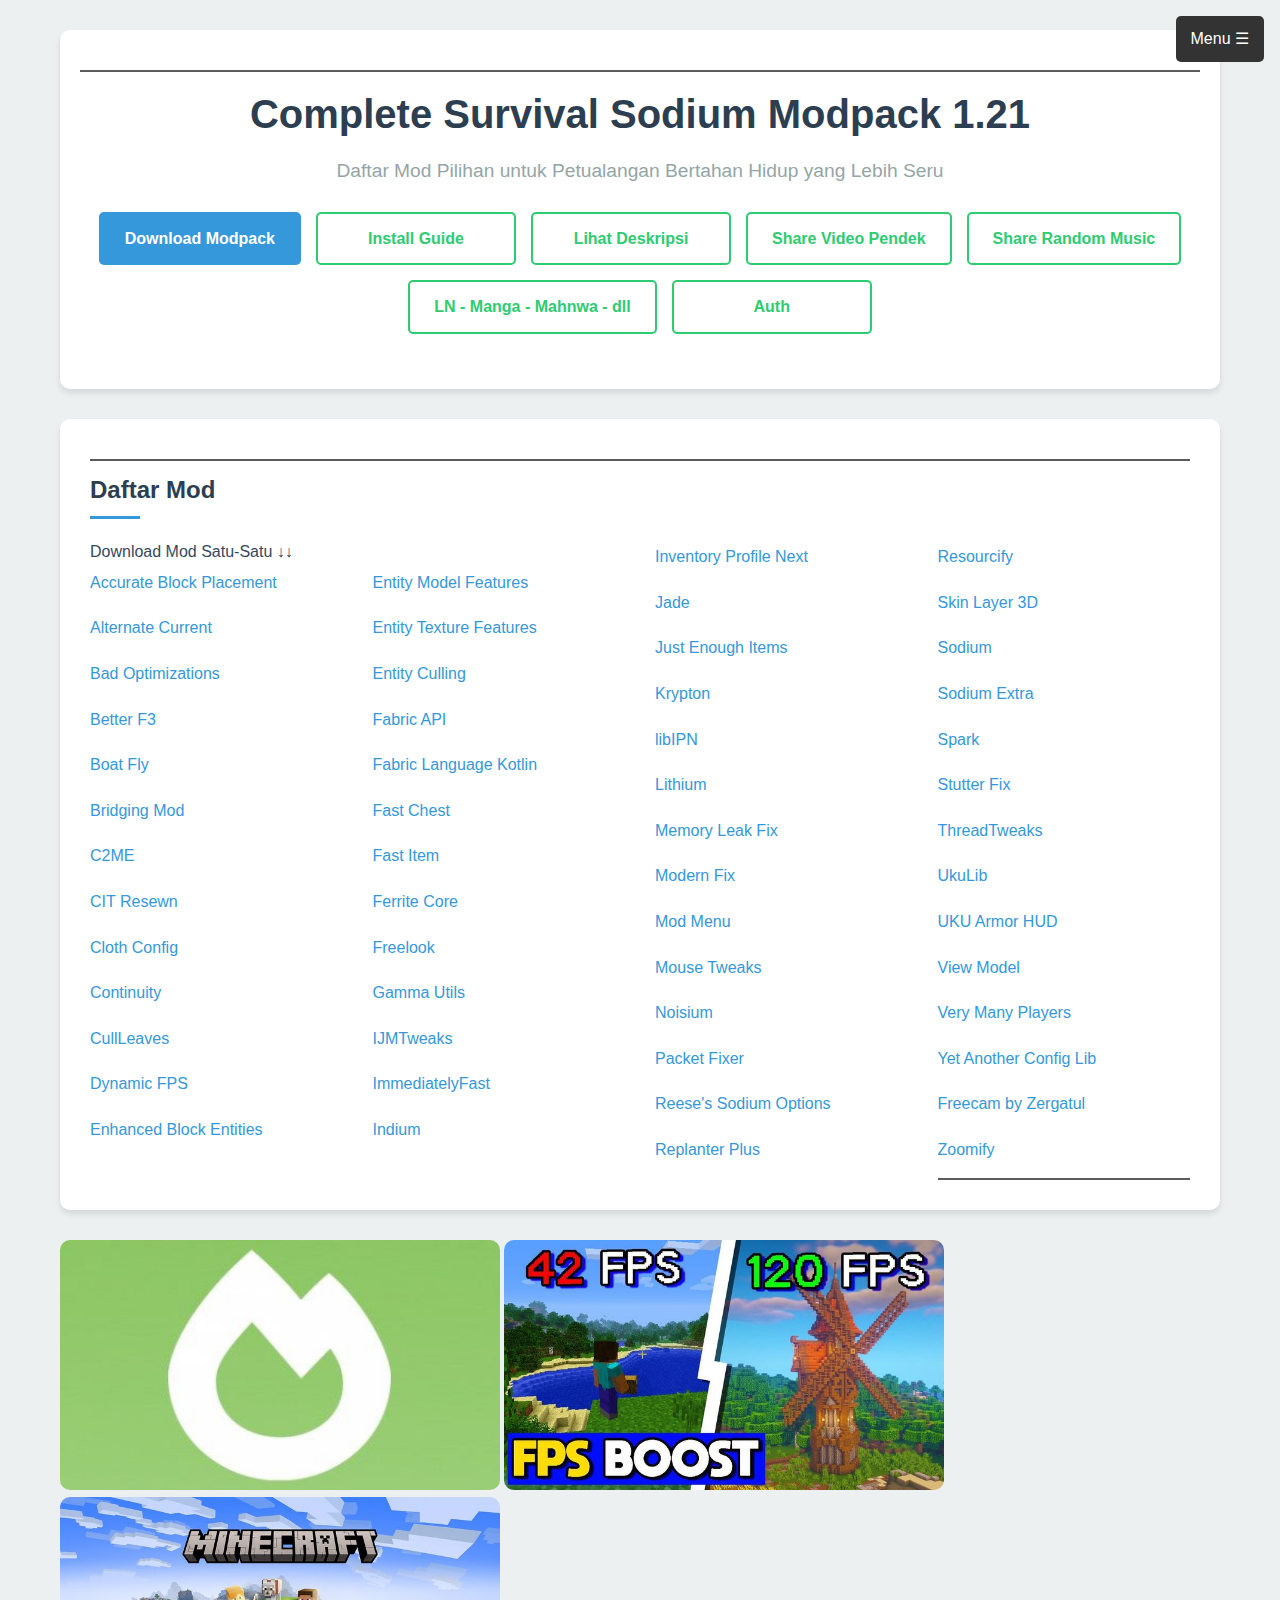
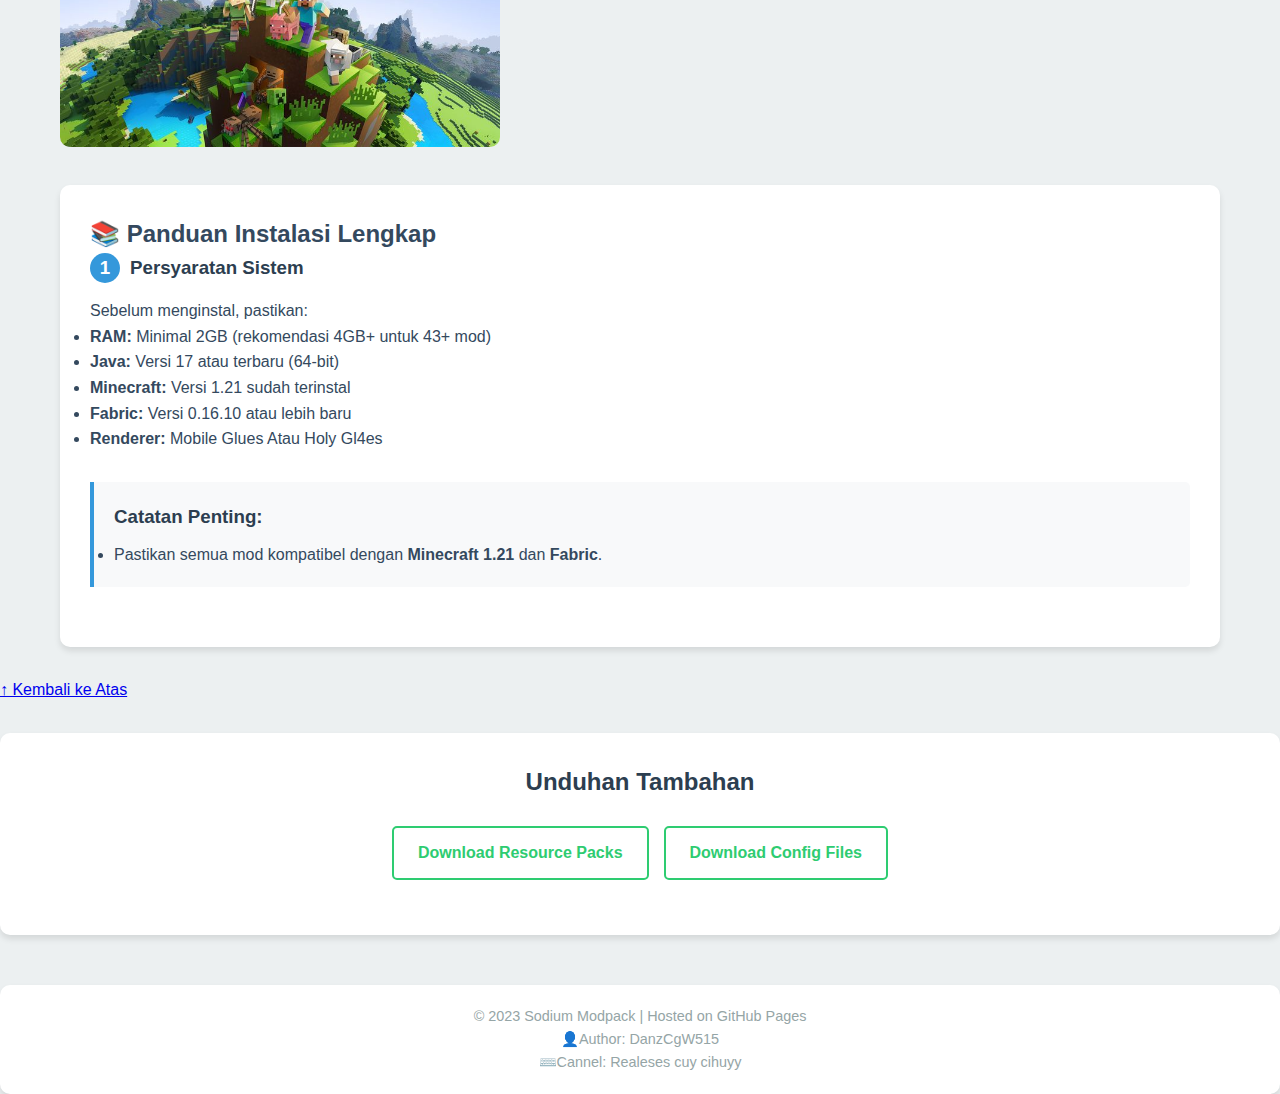
<file: index.html>
<!DOCTYPE html>
<html lang="id">
<head>
  <link rel="stylesheet" href="css/style.css">
  <meta charset="UTF-8">
  <meta name="viewport" content="width=device-width, initial-scale=1.0">
  <title>Complete Survival Sodium Modpack 1.21</title>
  <link rel="stylesheet" href="css/style.css">
  <link rel="icon" href="favicon.ico" type="image/x-icon">
</head>
<body>
   <div class="navbar">
     <div class="dropdown">
      <div class="menu-button">Menu ☰</div>
       <div class="dropdown-content">
        <a href="assets/sharevdanime.html">Share Anime</a>
        <a href="page2.html">Page 2</a>
        <a href="page3.html">Page 3</a>
      </div>
    </div>
 </div>
  
  <div class="container">
    <header>
      <hr style="border: 1px solid #5b5b5b; margin: 10px 0;">
      <h1>Complete Survival Sodium Modpack 1.21</h1>
      <p class="subtitle">Daftar Mod Pilihan untuk Petualangan Bertahan Hidup yang Lebih Seru</p>
      
      <div class="download-buttons">
        <a href="https://sfl.gl/aAjO7W" class="btn btn-primary">Download Modpack</a>
        <a href="#install-guide" class="btn btn-secondary">Install Guide</a>
        <a href="description.html" class="btn btn-secondary">Lihat Deskripsi</a>
        <a href="sharevd.html" class="btn btn-secondary">Share Video Pendek</a>
        <a href="assets/msc.html" class="btn btn-secondary">Share Random Music</a>
        <a href="assets/comix.html" class="btn btn-secondary">LN - Manga - Mahnwa - dll</a>
        <a href="signindex.html" class="btn btn-secondary">Auth</a>
      </div>
    </header>

    <section class="mod-list">
      <hr style="border: 1px solid #5b5b5b; margin: 10px 0;">
      <h2>Daftar Mod </h2>
       <ul>
        Download Mod Satu-Satu ↓↓
       <ul>
         <li><a href="https://modrinth.com/mod/accurate-block-placement" target="_blank">Accurate Block Placement</a></li>
         <li><a href="https://modrinth.com/mod/alternate-current" target="_blank">Alternate Current</a></li>
         <li><a href="https://modrinth.com/mod/bad-optimizations" target="_blank">Bad Optimizations</a></li>
         <li><a href="https://modrinth.com/mod/better-f3"  target="_blank">Better F3</a></li>
         <li><a href="https://modrinth.com/mod/boat-fly" target="_blank">Boat Fly</a></li>
         <li><a href="https://modrinth.com/mod/bridging-mod" target="_blank">Bridging Mod</a></li>
         <li><a href="https://modrinth.com/mod/c2me-fabric"    target="_blank">C2ME</a></li>
         <li><a href="https://modrinth.com/mod/cit-resewn" target ="_blank">CIT Resewn</a></li>
         <li><a href="https://modrinth.com/mod/cloth-config" target="_blank">Cloth Config</a></li>
         <li><a href="https://modrinth.com/mod/continuity" target="_blank">Continuity</a></li>
         <li><a href="https://modrinth.com/mod/cull-leaves"    target="_blank">CullLeaves</a></li>
         <li><a href="https://modrinth.com/mod/dynamic-fps" target="_blank">Dynamic FPS</a></li>
         <li><a href="https://modrinth.com/mod/enhanced-block-entities" target="_blank">Enhanced Block Entities</a></li>
         <li><a href="https://modrinth.com/mod/entity-model-features" target="_blank">Entity Model Features</a></li>
         <li><a href="https://modrinth.com/mod/entity-texture-features" target="_blank">Entity Texture Features</a></li>
         <li><a href="https://modrinth.com/mod/entity-culling" target="_blank">Entity Culling</a></li>
         <li><a href="https://modrinth.com/mod/fabric-api" target="_blank">Fabric API</a></li>
         <li><a href="https://modrinth.com/mod/fabric-language-kotlin" target="_blank">Fabric Language Kotlin</a></li>
         <li><a href="https://modrinth.com/mod/fast-chest" target="_blank">Fast Chest</a></li>
         <li><a href="https://modrinth.com/mod/fast-items" target="_blank">Fast Item</a></li>
         <li><a href="https://modrinth.com/mod/ferritecore" target="_blank">Ferrite Core</a></li>
         <li><a href="https://modrinth.com/mod/freelook" target="_blank">Freelook</a></li>
         <li><a href="https://modrinth.com/mod/gamma-utils"   target="_blank">Gamma Utils</a></li>
         <li><a href="https://modrinth.com/mod/ijmtweaks" target="_blank">IJMTweaks</a></li>
         <li><a href="https://modrinth.com/mod/immediatelyfast" target="_blank">ImmediatelyFast</a></li>
         <li><a href="https://modrinth.com/mod/indium" target  ="_blank">Indium</a></li>
         <li><a href="https://modrinth.com/mod/inventory-profiles-next" target="_blank">Inventory Profile Next</a></li>
         <li><a href="https://modrinth.com/mod/jade" target="_blank">Jade</a></li>
         <li><a href="https://modrinth.com/mod/just-enough-items" target="_blank">Just Enough Items</a></li>
         <li><a href="https://modrinth.com/mod/krypton" target="_blank">Krypton</a></li>
         <li><a href="https://modrinth.com/mod/libipn" target="_blank">libIPN</a></li>
         <li><a href="https://modrinth.com/mod/lithium" target="_blank">Lithium</a></li>
         <li><a href="https://modrinth.com/mod/memory-leak-fix" target="_blank">Memory Leak Fix</a></li>
         <li><a href="https://modrinth.com/mod/modernfix" target="_blank">Modern Fix</a></li>
         <li><a href="https://modrinth.com/mod/modmenu" target="_blank">Mod Menu</a></li>
         <li><a href="https://modrinth.com/mod/mouse-tweaks" target="_blank">Mouse Tweaks</a></li>
         <li><a href="https://modrinth.com/mod/noisium" target="_blank">Noisium</a></li>
         <li><a href="https://modrinth.com/mod/packet-fixer" target="_blank">Packet Fixer</a></li>
         <li><a href="https://modrinth.com/mod/reeses-sodium-options" target="_blank">Reese's Sodium Options</a></li>
         <li><a href="https://modrinth.com/mod/replanter-plus" target="_blank">Replanter Plus</a></li>
         <li><a href="https://modrinth.com/mod/resourcify" target="_blank">Resourcify</a></li>
         <li><a href="https://modrinth.com/mod/skin-layer-3d" target="_blank">Skin Layer 3D</a></li>
         <li><a href="https://modrinth.com/mod/sodium" target="_blank">Sodium</a></li>
         <li><a href="https://modrinth.com/mod/sodium-extra" target="_blank">Sodium Extra</a></li>
         <li><a href="https://modrinth.com/mod/spark" target  ="_blank">Spark</a></li>
         <li><a href="https://modrinth.com/mod/stutterfix" target="_blank">Stutter Fix</a></li>
         <li><a href="https://modrinth.com/mod/threadtweaks" target="_blank">ThreadTweaks</a></li>
         <li><a href="https://modrinth.com/mod/ukulib" target="_blank">UkuLib</a></li>
         <li><a href="https://modrinth.com/mod/uku-armor-hud" target="_blank">UKU Armor HUD</a></li>
         <li><a href="https://modrinth.com/mod/viewmodel" target="_blank">View Model</a></li>
         <li><a href="https://modrinth.com/mod/very-many-players" target="_blank">Very Many Players</a></li>
         <li><a href="https://modrinth.com/mod/yacl" target="_blank">Yet Another Config Lib</a></li>
         <li><a href="https://modrinth.com/mod/freecam" target="_blank">Freecam by Zergatul</a></li>
         <li><a href="https://modrinth.com/mod/zoomify" target="_blank">Zoomify</a></li>
         <hr style="border: 1px solid #5b5b5b; margin: 10px 0;">
        <!-- All other mod list items -->
        
        </li>
      </ul>
    </section>
    
    <img src="img/img2.jpg" alt="Foto" width="440" height="250" style="border-radius: 10px;">
    <img src="img/img3.jpg" alt="Foto3" width="440" height="250" style="border-radius: 10px;">
    <img src="img/img4.jpg" alt="Foto4" width="440" height="250" style="border-radius: 10px;">

    <section id="install-guide" class="install-section">
      <h2>📚 Panduan Instalasi Lengkap</h2>
      
      <div class="guide-step">
        <h3><span class="step-number">1</span> Persyaratan Sistem</h3>
        <p>Sebelum menginstal, pastikan:</p>
        <ul>
          <li><strong>RAM:</strong> Minimal 2GB (rekomendasi 4GB+ untuk 43+ mod)</li>
          <li><strong>Java:</strong> Versi 17 atau terbaru (64-bit)</li>
          <li><strong>Minecraft:</strong> Versi 1.21 sudah terinstal</li>
          <li><strong>Fabric:</strong> Versi 0.16.10 atau lebih baru</li>
          <li><strong>Renderer:</strong> Mobile Glues Atau Holy Gl4es</li>
        </ul>
      </div>
      
     <div class="notes">
      <h3>Catatan Penting:</h3>
      <ul>
        <li>Pastikan semua mod kompatibel dengan <strong>Minecraft 1.21</strong> dan <strong>Fabric</strong>.</li>
        <!-- Other notes -->
      </ul>
    </div>
  </div>
      
      <a href="#" class="back-to-top">↑ Kembali ke Atas</a>
    </section>

    <section class="additional-downloads">
      <h2>Unduhan Tambahan</h2>
      <div class="download-buttons">
        <a href="https://www.mediafire.com/file/0g4y2pjm55n7y6w/resourcepacks.zip/file" class="btn btn-secondary">Download Resource Packs</a>
        <a href="https://sfl.gl/kx2ICly6" class="btn btn-secondary">Download Config Files</a>
      </div>
    </section>

  <footer>
    <p> © 2023 Sodium Modpack | Hosted on GitHub Pages</p>
    <p> 👤Author: DanzCgW515</p>
    <p> ⌨️Cannel: Realeses cuy cihuyy</p>
  </footer>

   <script src="script.js"></script>
</body>
</html>
</file>
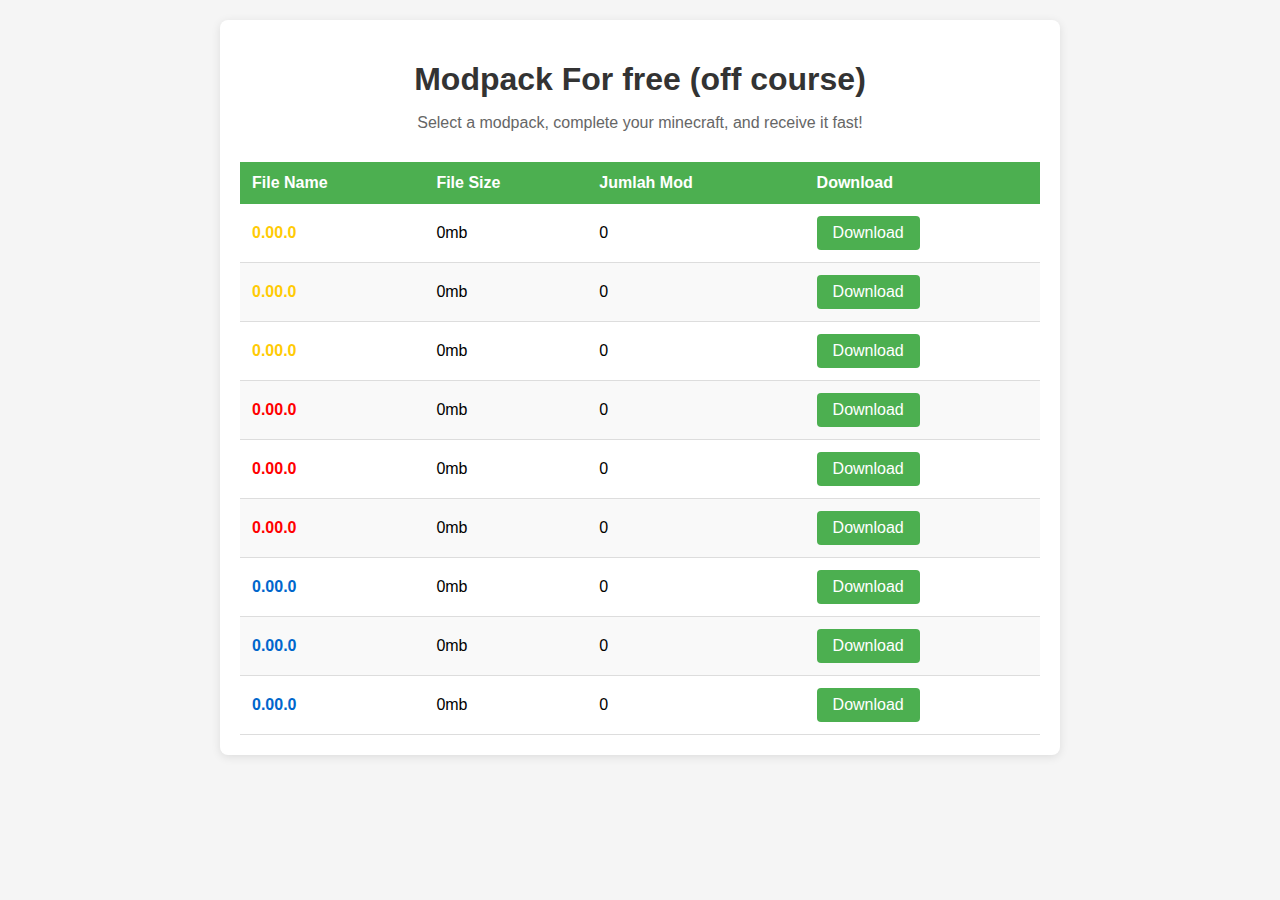
<file: all-modpack.html>
<!DOCTYPE html>
<html lang="en">
<head>
    <meta charset="UTF-8">
    <meta name="viewport" content="width=device-width, initial-scale=1.0">
    <title>Modkulink - New Pages Modpack</title>
    <link rel="stylesheet" href="css/all-md.css" />
</head>
<body>
    <div class="container">
        <h1>Modpack For free (off course)</h1>
        <p class="subtitle">Select a modpack, complete your minecraft, and receive it fast!</p>
        
        <table>
            <thead>
                <tr>
                    <th>File Name</th>
                    <th>File Size</th>
                    <th>Jumlah Mod</th>
                    <th>Download</th>
                </tr>
            </thead>
            <tbody>
                <!-- MTN Bundles -->
                <tr>
                    <td class="network-mtn">0.00.0</td>
                    <td>0mb</td>
                    <td>0</td>
                    <td><a href="#" class="download-btn" target="_blank">Download</a></td>
                </tr>
                <tr>
                    <td class="network-mtn">0.00.0</td>
                    <td>0mb</td>
                    <td>0</td>
                    <td><a href="#" class="download-btn" target="_blank">Download</a></td>
                </tr>
                <tr>
                    <td class="network-mtn">0.00.0</td>
                    <td>0mb</td>
                    <td>0</td>
                    <td><a href="#" class="download-btn" target="_blank">Download</a></td>
                </tr>
                
                <!-- AirtelTigo Bundles -->
                <tr>
                    <td class="network-airtel">0.00.0</td>
                    <td>0mb</td>
                    <td>0</td>
                    <td><a href="#" class="download-btn" target="_blank">Download</a></td>
                </tr>
                <tr>
                    <td class="network-airtel">0.00.0</td>
                    <td>0mb</td>
                    <td>0</td>
                    <td><a href="#" class="download-btn" target="_blank">Download</a></td>
                </tr>
                <tr>
                    <td class="network-airtel">0.00.0</td>
                    <td>0mb</td>
                    <td>0</td>
                    <td><a href="#" class="download-btn" target="_blank">Download</a></td>
                </tr>
                
                <!-- Telecel Bundles -->
                <tr>
                    <td class="network-telecel">0.00.0</td>
                    <td>0mb</td>
                    <td>0</td>
                    <td><a href="#" class="download-btn" target="_blank">Download</a></td>
                </tr>
                <tr>
                    <td class="network-telecel">0.00.0</td>
                    <td>0mb</td>
                    <td>0</td>
                    <td><a href="#" class="download-btn" target="_blank">Download</a></td>
                </tr>
                <tr>
                    <td class="network-telecel">0.00.0</td>
                    <td>0mb</td>
                    <td>0</td>
                    <td><a href="#" class="download-btn" target="_blank">Download</a></td>
                </tr>
            </tbody>
        </table>
    </div>

  <script src="js/all-md.js"></script>
</body>
</html>
</file>
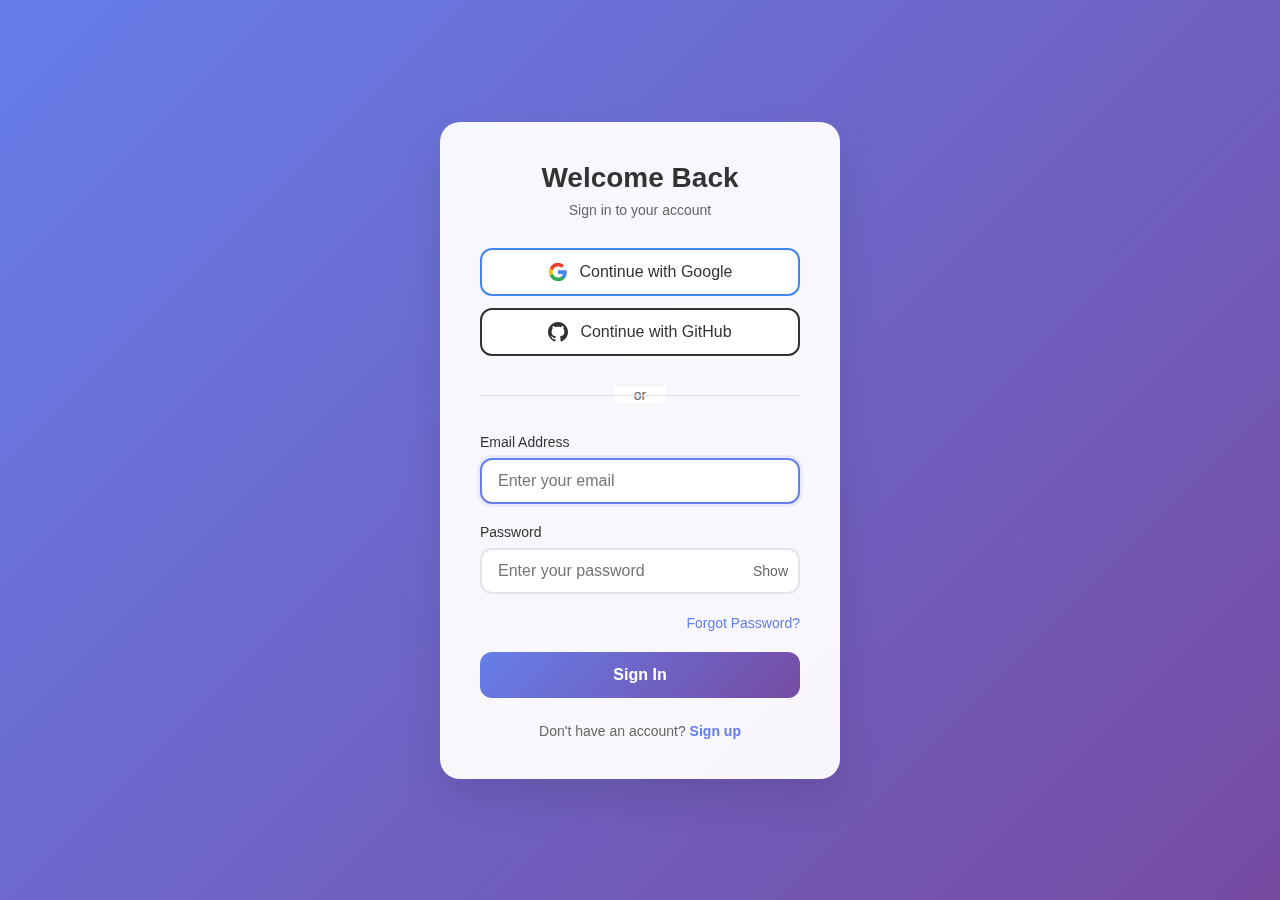
<file: signindex.html>
<!DOCTYPE html>
<html lang="en">
<head>
  <meta charset="UTF-8">
  <meta name="viewport" content="width=device-width, initial-scale=1.0">
  <meta http-equiv="X-UA-Compatible" content="ie=edge">
  <title>Auth</title>
  <link rel="stylesheet" href="css/stylesign.css" />
</head>
<body>
    <div class="container">
        <div class="header">
            <h1>Welcome Back</h1>
            <p>Sign in to your account</p>
        </div>

        <div id="errorMessage" class="error-message"></div>
        <div id="successMessage" class="success-message"></div>

        <div class="social-buttons">
            <a href="#" class="social-btn google-btn" onclick="signInWithGoogle()">
                <svg viewBox="0 0 24 24">
                    <path fill="#4285f4" d="M22.56 12.25c0-.78-.07-1.53-.2-2.25H12v4.26h5.92c-.26 1.37-1.04 2.53-2.21 3.31v2.77h3.57c2.08-1.92 3.28-4.74 3.28-8.09z"/>
                    <path fill="#34a853" d="M12 23c2.97 0 5.46-.98 7.28-2.66l-3.57-2.77c-.98.66-2.23 1.06-3.71 1.06-2.86 0-5.29-1.93-6.16-4.53H2.18v2.84C3.99 20.53 7.7 23 12 23z"/>
                    <path fill="#fbbc05" d="M5.84 14.09c-.22-.66-.35-1.36-.35-2.09s.13-1.43.35-2.09V7.07H2.18C1.43 8.55 1 10.22 1 12s.43 3.45 1.18 4.93l2.85-2.22.81-.62z"/>
                    <path fill="#ea4335" d="M12 5.38c1.62 0 3.06.56 4.21 1.64l3.15-3.15C17.45 2.09 14.97 1 12 1 7.7 1 3.99 3.47 2.18 7.07l3.66 2.84c.87-2.6 3.3-4.53 6.16-4.53z"/>
                </svg>
                Continue with Google
            </a>
            
            <a href="https://github.com/login" class="social-btn github-btn" onclick="signInWithGitHub()">
                <svg fill="currentColor" viewBox="0 0 24 24">
                    <path d="M12 0c-6.626 0-12 5.373-12 12 0 5.302 3.438 9.8 8.207 11.387.599.111.793-.261.793-.577v-2.234c-3.338.726-4.033-1.416-4.033-1.416-.546-1.387-1.333-1.756-1.333-1.756-1.089-.745.083-.729.083-.729 1.205.084 1.839 1.237 1.839 1.237 1.07 1.834 2.807 1.304 3.492.997.107-.775.418-1.305.762-1.604-2.665-.305-5.467-1.334-5.467-5.931 0-1.311.469-2.381 1.236-3.221-.124-.303-.535-1.524.117-3.176 0 0 1.008-.322 3.301 1.23.957-.266 1.983-.399 3.003-.404 1.02.005 2.047.138 3.006.404 2.291-1.552 3.297-1.23 3.297-1.23.653 1.653.242 2.874.118 3.176.77.84 1.235 1.911 1.235 3.221 0 4.609-2.807 5.624-5.479 5.921.43.372.823 1.102.823 2.222v3.293c0 .319.192.694.801.576 4.765-1.589 8.199-6.086 8.199-11.386 0-6.627-5.373-12-12-12z"/>
                </svg>
                Continue with GitHub
            </a>
        </div>

        <div class="divider">
            <span>or</span>
        </div>

        <form id="emailForm" onsubmit="signInWithEmail(event)">
            <div class="form-group">
                <label for="email">Email Address</label>
                <input type="email" id="email" name="email" required placeholder="Enter your email">
            </div>
            
            <div class="form-group">
                <label for="password">Password</label>
                <div class="password-input">
                    <input type="password" id="password" name="password" required placeholder="Enter your password">
                    <button type="button" class="password-toggle" onclick="togglePassword()">Show</button>
                </div>
            </div>
            
            <div class="forgot-password">
                <a href="#" onclick="forgotPassword()">Forgot Password?</a>
            </div>
            
            <button type="submit" class="signin-btn">Sign In</button>
        </form>

        <div class="signup-link">
            Don't have an account? <a href="#" onclick="showSignUp()">Sign up</a>
        </div>
    </div>
    
   <script src="scriptsign.js"></script>
</body>
</html>
</file>
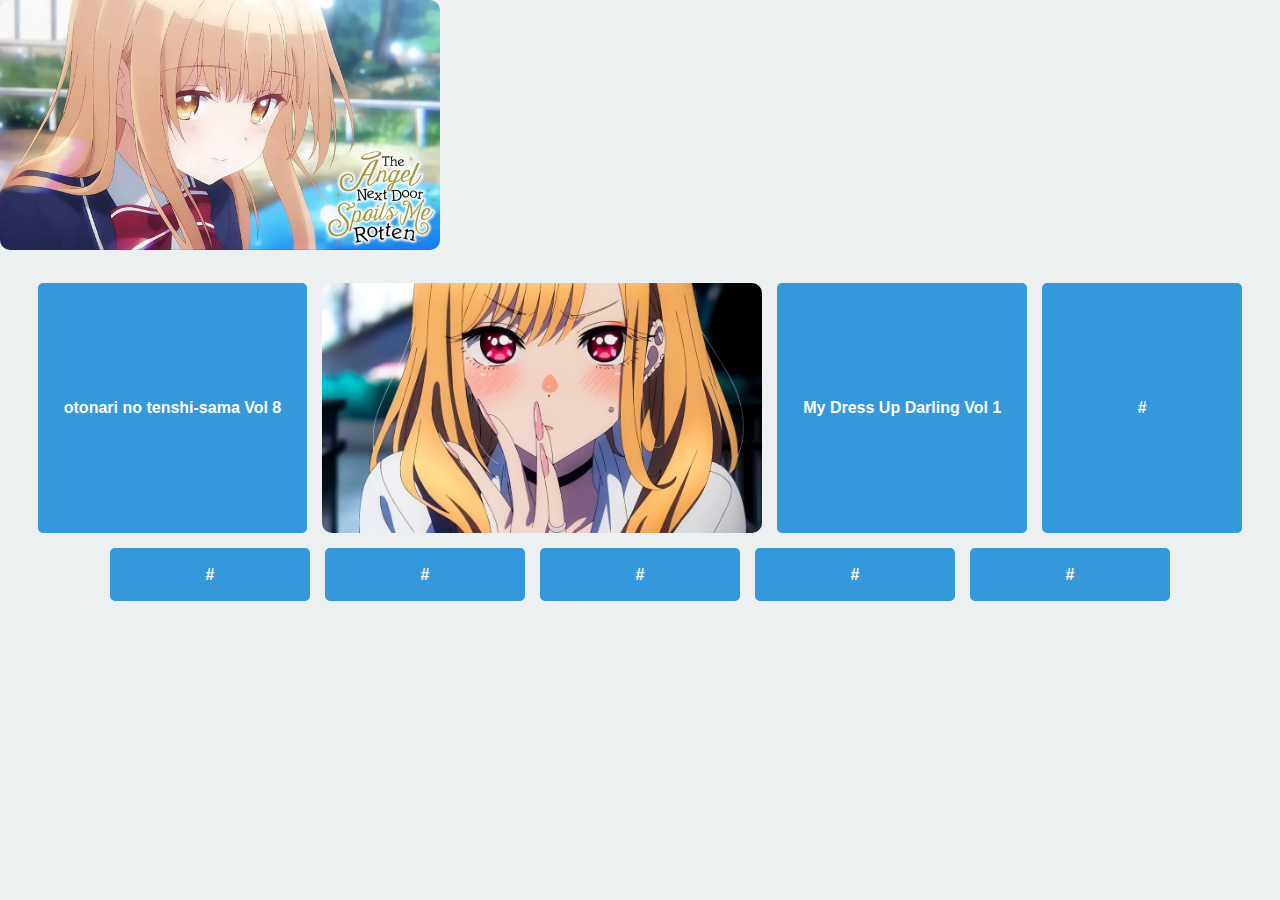
<file: assets/comix.html>
<!DOCTYPE html>
<html lang="en">
<head>
  <meta charset="UTF-8">
  <meta name="viewport" content="width=device-width, initial-scale=1.0">
  <meta http-equiv="X-UA-Compatible" content="ie=edge">
  <title>Modkulink - Comics</title>
  <link rel="stylesheet" href="../css/style.css" />
</head>
<body>
  <img src="../img/mahiru.jpg" alt="Foto" width="440" height="250" style="border-radius: 10px;">
  
    <div class="download-buttons">
        <a href="comic/Otonari no Tenshi Volume 8.pdf" class="btn btn-primary">otonari no tenshi-sama Vol 8</a>
    </a>
        <img src="../img/marin.jpg" alt="Foto" width="440" height="250" style="border-radius: 10px;">
    </a>
        <a href="https://drive.google.com/file/d/1ARqTxk3Rthd4FRfA0W2QGr9on0QpHwDr/preview" class="btn btn-primary">My Dress Up Darling Vol 1</a>
        <a href="#" class="btn btn-primary">#</a>
        <a href="#" class="btn btn-primary">#</a>
        <a href="#" class="btn btn-primary">#</a>
        <a href="#" class="btn btn-primary">#</a>
        <a href="#" class="btn btn-primary">#</a>
        <a href="#" class="btn btn-primary">#</a>
    </div>
</body>
</html>
</file>
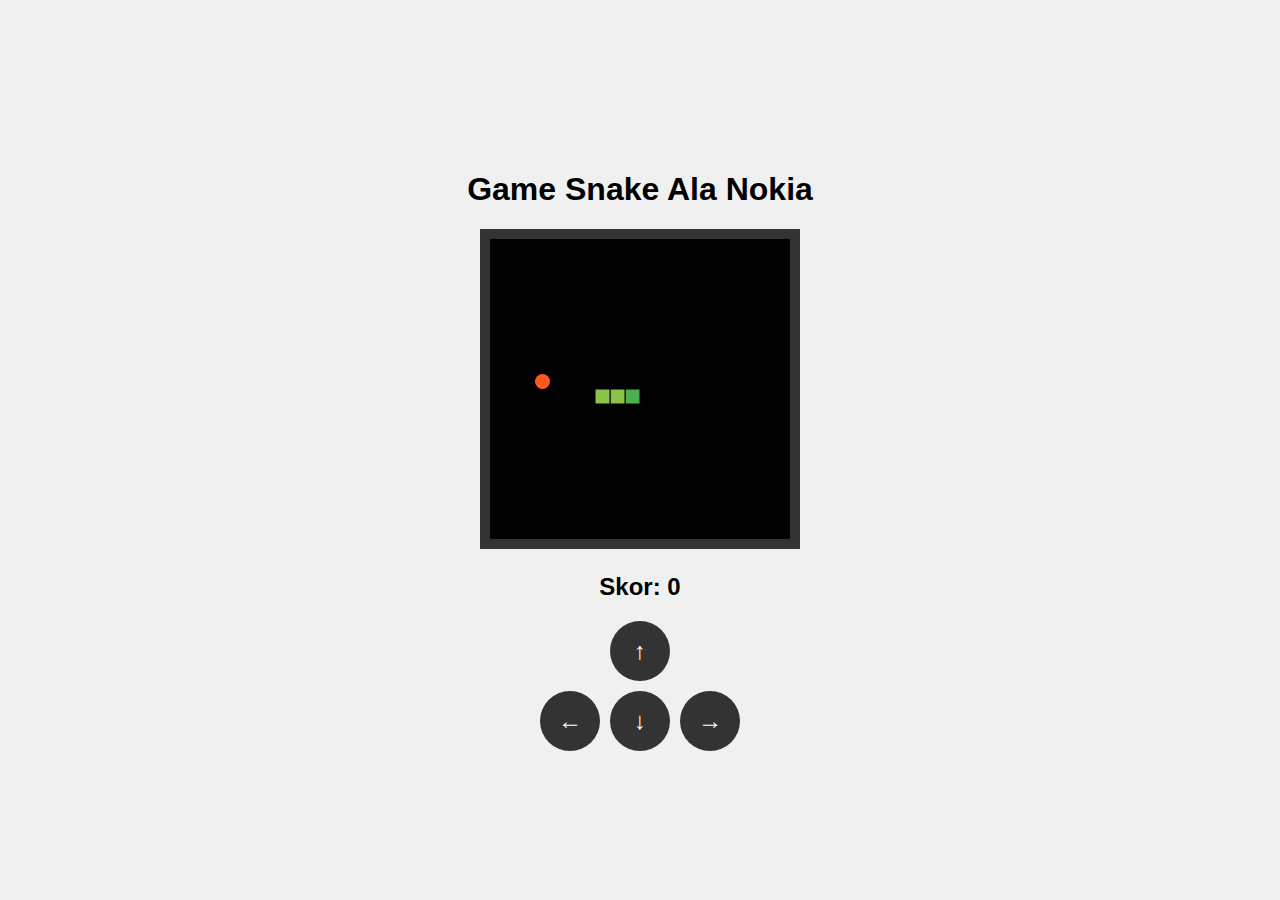
<file: assets/SnakeJadul.html>
<!DOCTYPE html>
<html lang="en">
<head>
    <meta charset="UTF-8">
    <meta name="viewport" content="width=device-width, initial-scale=1.0">
    <title>Game Snake Ala Nokia</title>
    <link rel="stylesheet" href="style/styleg4.css" />
</head>
<body>
    <h1>Game Snake Ala Nokia</h1>
    <div id="game-container">
        <canvas id="game-board" width="300" height="300"></canvas>
        <div id="game-over">
            <h2>Game Over!</h2>
            <p id="final-score">Skor: 0</p>
            <button id="restart-btn">Main Lagi</button>
        </div>
    </div>
    <div id="score-display">Skor: 0</div>
    
    <div class="controls">
        <button class="control-btn" id="up-btn">↑</button>
        <button class="control-btn" id="left-btn">←</button>
        <button class="control-btn" id="down-btn">↓</button>
        <button class="control-btn" id="right-btn">→</button>
    </div>
  <script src="script/scriptg3.js"></script>
</body>
</html>
</file>
<file: css/style.css>
:root {
  --primary: #3498db;
  --primary-dark: #2980b9;
  --secondary: #2ecc71;
  --secondary-dark: #27ae60;
  --dark: #2c3e50;
  --light: #ecf0f1;
  --text: #34495e;
  --gray: #95a5a6;
  --shadow: 0 4px 6px rgba(0, 0, 0, 0.1);
  --transition: all 0.3s ease;
}

* {
  box-sizing: border-box;
  margin: 0;
  padding: 0;
}

body {
  font-family: 'Segoe UI', Roboto, Oxygen, sans-serif;
  background-color: var(--light);
  color: var(--text);
  line-height: 1.6;
  padding: 0;
  margin: 0;
}

.container {
  max-width: 1200px;
  margin: 0 auto;
  padding: 0 20px;
}

header {
  text-align: center;
  margin: 30px 0;
  padding: 30px 20px;
  background-color: white;
  border-radius: 10px;
  box-shadow: var(--shadow);
}

body {
  margin: 0;
  font-family: Arial, sans-serif;
}

h1 {
  color: var(--dark);
  font-size: 2.5rem;
  margin-bottom: 10px;
}

.subtitle {
  font-size: 1.2rem;
  color: var(--gray);
  margin-bottom: 25px;
}

.download-buttons {
  display: flex;
  justify-content: center;
  gap: 15px;
  margin: 25px auto;
  flex-wrap: wrap;
  max-width: 100%;
}

.btn {
  display: inline-flex;
  align-items: center;
  justify-content: center;
  padding: 12px 24px;
  border-radius: 5px;
  text-decoration: none;
  font-weight: bold;
  transition: var(--transition);
  text-align: center;
  min-width: 200px;
  border: 2px solid transparent;
  cursor: pointer;
}

.btn-primary {
  background-color: var(--primary);
  color: white;
  border-color: var(--primary);
}

.btn-primary:hover {
  background-color: var(--primary-dark);
  border-color: var(--primary-dark);
  transform: translateY(-2px);
  box-shadow: var(--shadow);
}

.btn-secondary {
  background-color: white;
  color: var(--secondary);
  border-color: var(--secondary);
}

.btn-secondary:hover {
  background-color: var(--secondary);
  color: white;
  transform: translateY(-2px);
  box-shadow: var(--shadow);
}

.mod-list {
  background-color: white;
  border-radius: 10px;
  padding: 30px;
  margin: 30px 0;
  box-shadow: var(--shadow);
}

.mod-list h2 {
  margin-bottom: 20px;
  color: var(--dark);
  position: relative;
  padding-bottom: 10px;
}

.mod-list h2::after {
  content: '';
  position: absolute;
  bottom: 0;
  left: 0;
  width: 50px;
  height: 3px;
  background-color: var(--primary);
}

.mod-list ul {
  list-style: none;
  columns: 2;
  column-gap: 30px;
}

.mod-list li {
  margin-bottom: 10px;
  break-inside: avoid;
}

.mod-list a {
  color: var(--primary);
  text-decoration: none;
  transition: var(--transition);
  display: inline-block;
  padding: 5px 0;
  position: relative;
}

.mod-list a:hover {
  color: var(--primary-dark);
}

.mod-list a:hover::after {
  content: '';
  position: absolute;
  bottom: 0;
  left: 0;
  width: 100%;
  height: 1px;
  background-color: var(--primary-dark);
}

.install-section {
  background-color: white;
  border-radius: 10px;
  padding: 30px;
  margin: 30px 0;
  box-shadow: var(--shadow);
}

.guide-step {
  margin-bottom: 30px;
}

.guide-step h3 {
  margin-bottom: 15px;
  color: var(--dark);
  display: flex;
  align-items: center;
}

.step-number {
  display: inline-flex;
  align-items: center;
  justify-content: center;
  width: 30px;
  height: 30px;
  background-color: var(--primary);
  color: white;
  border-radius: 50%;
  margin-right: 10px;
  font-weight: bold;
}

.additional-downloads {
  background-color: white;
  border-radius: 10px;
  padding: 30px;
  margin: 30px 0;
  box-shadow: var(--shadow);
  text-align: center;
}

.additional-downloads h2 {
  margin-bottom: 20px;
  color: var(--dark);
}

.notes {
  background-color: #f8f9fa;
  border-left: 4px solid var(--primary);
  padding: 20px;
  margin: 30px 0;
  border-radius: 0 5px 5px 0;
}

.notes h3 {
  margin-bottom: 10px;
  color: var(--dark);
}

footer {
  text-align: center;
  padding: 20px;
  margin-top: 50px;
  color: var(--gray);
  font-size: 0.9rem;
  background-color: white;
  border-radius: 10px;
  box-shadow: var(--shadow);
}

.navbar {
  position: fixed;
  top: 0;
  right: 0;
  padding: 1rem;
  z-index: 999;
}

.menu-button {
  background-color: #333;
  color: white;
  padding: 10px 15px;
  border-radius: 5px;
  cursor: pointer;
  user-select: none;
}

.dropdown {
  position: relative;
  display: inline-block;
}

.dropdown-content {
  display: none;
  position: absolute;
  right: 0;
  top: 40px;
  background-color: #444;
  min-width: 150px;
  box-shadow: 0 8px 16px rgba(0,0,0,0.2);
  border-radius: 5px;
  overflow: hidden;
  z-index: 1000;
}

.dropdown-content a {
  color: white;
  padding: 10px 15px;
  text-decoration: none;
  display: block;
}

.dropdown-content a:hover {
  background-color: #555;
}

.dropdown:hover .dropdown-content {
  display: block;
}

@media (max-width: 768px) {
  .mod-list ul {
    columns: 1;
  }
  
  .download-buttons {
    flex-direction: column;
    align-items: center;
  }
  
  .btn {
    width: 100%;
    max-width: 300px;
  }
  
  h1 {
    font-size: 2rem;
  }
  
  header, .mod-list, .install-section, .additional-downloads {
    padding: 20px;
  }
</file>
<file: css/all-md.css>
body {
            font-family: Arial, sans-serif;
            margin: 20px;
            background-color: #f5f5f5;
        }
        
        .container {
            max-width: 800px;
            margin: 0 auto;
            background: white;
            padding: 20px;
            border-radius: 8px;
            box-shadow: 0 2px 10px rgba(0,0,0,0.1);
        }
        
        h1 {
            text-align: center;
            color: #333;
            margin-bottom: 10px;
        }
        
        .subtitle {
            text-align: center;
            color: #666;
            margin-bottom: 30px;
        }
        
        table {
            width: 100%;
            border-collapse: collapse;
            margin-top: 20px;
        }
        
        th {
            background-color: #4CAF50;
            color: white;
            padding: 12px;
            text-align: left;
            font-weight: bold;
        }
        
        td {
            padding: 12px;
            border-bottom: 1px solid #ddd;
        }
        
        tr:nth-child(even) {
            background-color: #f9f9f9;
        }
        
        tr:hover {
            background-color: #f1f1f1;
        }
        
        .download-btn {
            background-color: #4CAF50;
            color: white;
            padding: 8px 16px;
            border: none;
            border-radius: 4px;
            cursor: pointer;
            text-decoration: none;
            display: inline-block;
            transition: background-color 0.3s;
        }
        
        .download-btn:hover {
            background-color: #45a049;
        }
        
        .network-mtn { color: #FFCB05; font-weight: bold; }
        .network-airtel { color: #FF0000; font-weight: bold; }
        .network-telecel { color: #0066CC; font-weight: bold; }
</file>
<file: css/stylesign.css>
* {
            margin: 0;
            padding: 0;
            box-sizing: border-box;
        }

        body {
            font-family: 'Segoe UI', Tahoma, Geneva, Verdana, sans-serif;
            background: linear-gradient(135deg, #667eea 0%, #764ba2 100%);
            min-height: 100vh;
            display: flex;
            align-items: center;
            justify-content: center;
            padding: 20px;
        }

        .container {
            background: rgba(255, 255, 255, 0.95);
            backdrop-filter: blur(10px);
            border-radius: 20px;
            padding: 40px;
            width: 100%;
            max-width: 400px;
            box-shadow: 0 20px 40px rgba(0, 0, 0, 0.1);
            animation: slideUp 0.6s ease-out;
        }

        @keyframes slideUp {
            from {
                opacity: 0;
                transform: translateY(30px);
            }
            to {
                opacity: 1;
                transform: translateY(0);
            }
        }

        .header {
            text-align: center;
            margin-bottom: 30px;
        }

        .header h1 {
            color: #333;
            font-size: 28px;
            font-weight: 700;
            margin-bottom: 8px;
        }

        .header p {
            color: #666;
            font-size: 14px;
        }

        .social-buttons {
            display: flex;
            flex-direction: column;
            gap: 12px;
            margin-bottom: 30px;
        }

        .social-btn {
            display: flex;
            align-items: center;
            justify-content: center;
            padding: 12px 20px;
            border: 2px solid #e1e5e9;
            border-radius: 12px;
            background: white;
            color: #333;
            text-decoration: none;
            font-weight: 500;
            transition: all 0.3s ease;
            position: relative;
            overflow: hidden;
        }

        .social-btn::before {
            content: '';
            position: absolute;
            top: 0;
            left: -100%;
            width: 100%;
            height: 100%;
            background: linear-gradient(90deg, transparent, rgba(255,255,255,0.4), transparent);
            transition: left 0.5s;
        }

        .social-btn:hover::before {
            left: 100%;
        }

        .social-btn:hover {
            transform: translateY(-2px);
            box-shadow: 0 8px 25px rgba(0, 0, 0, 0.1);
        }

        .google-btn {
            border-color: #4285f4;
        }

        .google-btn:hover {
            background: #4285f4;
            color: white;
        }

        .github-btn {
            border-color: #333;
        }

        .github-btn:hover {
            background: #333;
            color: white;
        }

        .social-btn svg {
            width: 20px;
            height: 20px;
            margin-right: 12px;
        }

        .divider {
            position: relative;
            text-align: center;
            margin: 30px 0;
        }

        .divider::before {
            content: '';
            position: absolute;
            top: 50%;
            left: 0;
            right: 0;
            height: 1px;
            background: #e1e5e9;
        }

        .divider span {
            background: white;
            padding: 0 20px;
            color: #666;
            font-size: 14px;
        }

        .form-group {
            margin-bottom: 20px;
        }

        .form-group label {
            display: block;
            margin-bottom: 8px;
            color: #333;
            font-weight: 500;
            font-size: 14px;
        }

        .form-group input {
            width: 100%;
            padding: 12px 16px;
            border: 2px solid #e1e5e9;
            border-radius: 12px;
            font-size: 16px;
            transition: all 0.3s ease;
            background: white;
        }

        .form-group input:focus {
            outline: none;
            border-color: #667eea;
            box-shadow: 0 0 0 3px rgba(102, 126, 234, 0.1);
        }

        .password-input {
            position: relative;
        }

        .password-toggle {
            position: absolute;
            right: 12px;
            top: 50%;
            transform: translateY(-50%);
            background: none;
            border: none;
            cursor: pointer;
            color: #666;
            font-size: 14px;
        }

        .forgot-password {
            text-align: right;
            margin-bottom: 20px;
        }

        .forgot-password a {
            color: #667eea;
            text-decoration: none;
            font-size: 14px;
        }

        .forgot-password a:hover {
            text-decoration: underline;
        }

        .signin-btn {
            width: 100%;
            padding: 14px;
            background: linear-gradient(135deg, #667eea 0%, #764ba2 100%);
            color: white;
            border: none;
            border-radius: 12px;
            font-size: 16px;
            font-weight: 600;
            cursor: pointer;
            transition: all 0.3s ease;
            position: relative;
            overflow: hidden;
        }

        .signin-btn:hover {
            transform: translateY(-2px);
            box-shadow: 0 8px 25px rgba(102, 126, 234, 0.3);
        }

        .signin-btn:active {
            transform: translateY(0);
        }

        .signup-link {
            text-align: center;
            margin-top: 25px;
            color: #666;
            font-size: 14px;
        }

        .signup-link a {
            color: #667eea;
            text-decoration: none;
            font-weight: 600;
        }

        .signup-link a:hover {
            text-decoration: underline;
        }

        .error-message {
            background: #fee;
            color: #c33;
            padding: 10px;
            border-radius: 8px;
            margin-bottom: 20px;
            font-size: 14px;
            display: none;
        }

        .success-message {
            background: #efe;
            color: #393;
            padding: 10px;
            border-radius: 8px;
            margin-bottom: 20px;
            font-size: 14px;
            display: none;
        }

        @media (max-width: 480px) {
            .container {
                padding: 30px 20px;
                margin: 10px;
            }
            
            .header h1 {
                font-size: 24px;
            }
        }
</file>
<file: assets/style/styleg4.css>
body {
            display: flex;
            flex-direction: column;
            align-items: center;
            justify-content: center;
            height: 100vh;
            margin: 0;
            background-color: #f0f0f0;
            font-family: Arial, sans-serif;
        }
        
        #game-container {
            position: relative;
        }
        
        #game-board {
            border: 10px solid #333;
            background-color: #000;
        }
        
        #score-display {
            margin-top: 20px;
            font-size: 24px;
            font-weight: bold;
        }
        
        #game-over {
            position: absolute;
            top: 50%;
            left: 50%;
            transform: translate(-50%, -50%);
            background-color: rgba(0, 0, 0, 0.8);
            color: white;
            padding: 20px;
            border-radius: 10px;
            text-align: center;
            display: none;
        }
        
        #restart-btn {
            margin-top: 15px;
            padding: 10px 20px;
            background-color: #4CAF50;
            color: white;
            border: none;
            border-radius: 5px;
            cursor: pointer;
            font-size: 16px;
        }
        
        #restart-btn:hover {
            background-color: #45a049;
        }
        
        .controls {
            margin-top: 20px;
            display: grid;
            grid-template-areas:
                ". up ."
                "left down right";
            gap: 10px;
        }
        
        .control-btn {
            width: 60px;
            height: 60px;
            font-size: 24px;
            background-color: #333;
            color: white;
            border: none;
            border-radius: 50%;
            cursor: pointer;
        }
        
        .control-btn:hover {
            background-color: #555;
        }
        
        #up-btn { grid-area: up; }
        #left-btn { grid-area: left; }
        #down-btn { grid-area: down; }
        #right-btn { grid-area: right; }
</file>
